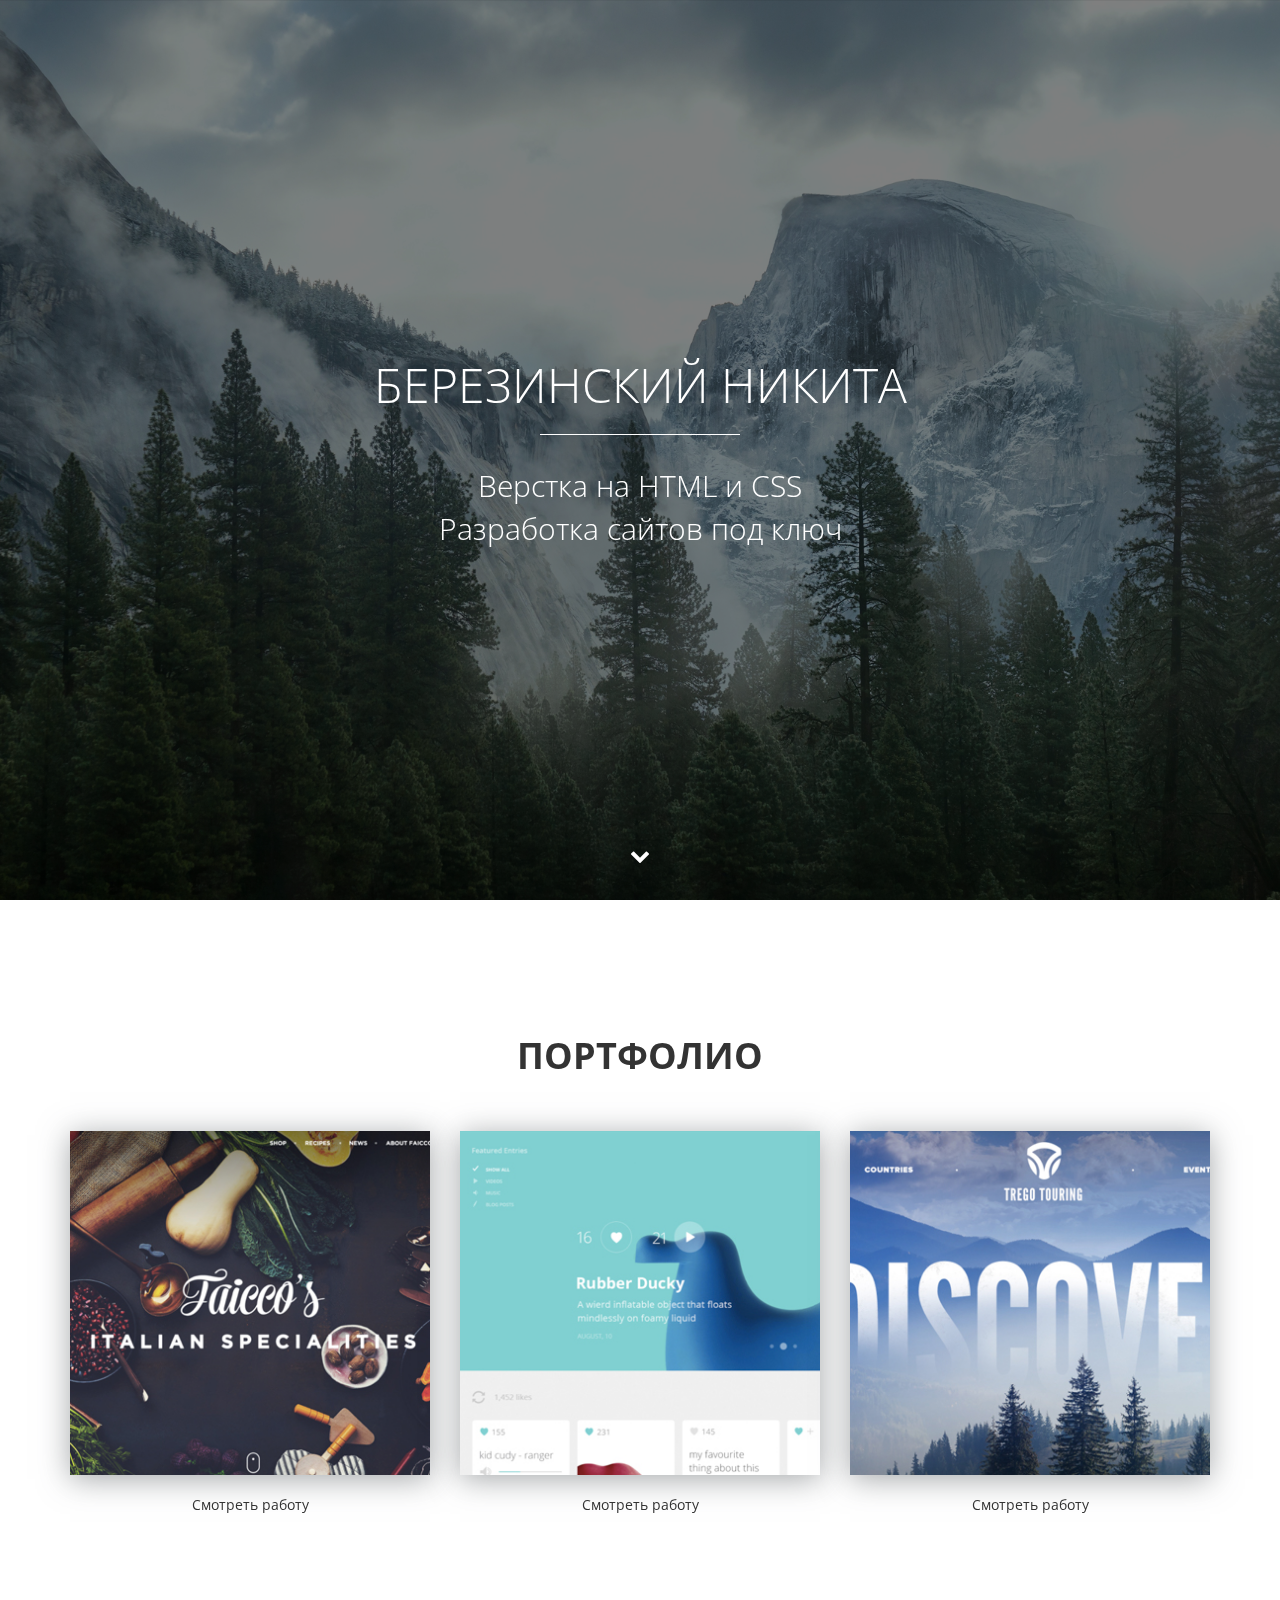
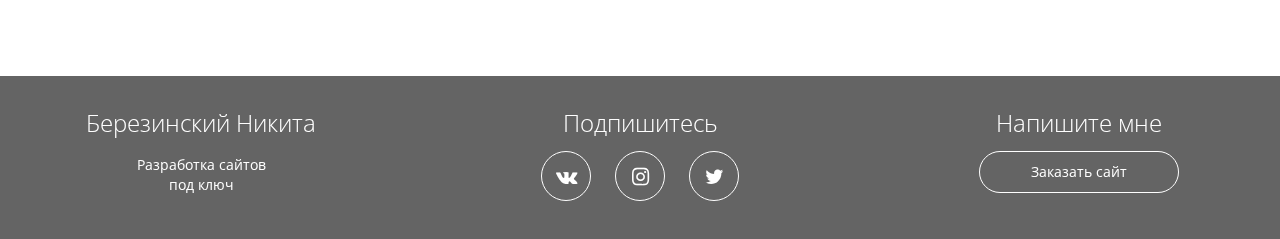
<file: index.html>
<!DOCTYPE html>
<html lang="ru">
  <head>
    <meta charset="utf-8">
    <meta http-equiv="X-UA-Compatible" content="IE=edge">
    <meta name="viewport" content="width=device-width, initial-scale=1">
    <!-- meta для соцсетей -->
    <meta property="og:url" content="">
    <meta property="og:type" content="website">
    <meta property="og:title" content="Березинский Никита - верстка сайтов на HTML и CSS">
    <meta property="og:image" content="">
    <meta property="og:description" content="Закажите разработку сайта без посредников">
    <meta property="og:site_name" content="Портфолио верстальщика">
    <meta property="article:author" content="Березинский Никита">
    <!-- Заголовок сайта -->
    <title>Березинский Никита - Портфолио</title>
    <link href="https://fonts.googleapis.com/css?family=Open+Sans:400,700&amp;subset=cyrillic" rel="stylesheet">
    <link href="css/bootstrap.min.css" rel="stylesheet">
    <link rel="stylesheet" href="css/fontello.css">
    <link rel="stylesheet" href="css/fontello-embedded.css">
    <link href="css/style.css" rel="stylesheet">
    <!-- Фавиконка -->
    <link rel="shortcut icon" type="image/x-icon" href="favicon.ico">
    <!--[if lt IE 9]>
      <script src="https://oss.maxcdn.com/html5shiv/3.7.3/html5shiv.min.js"></script>
      <script src="https://oss.maxcdn.com/respond/1.4.2/respond.min.js"></script>
    <![endif]-->
  </head>
  <body>
			
			<div class="main parallax-window" data-speed="0.2" data-parallax="scroll" data-image-src="img/main-bg.jpg">
			<div class="main-overlay"></div>
				<div class="wrapper">
					<div class="main-header">
						<h1>Березинский Никита </h1>
						<div class="main-line"></div>
						<p>Верстка на HTML и CSS <br>Разработка сайтов под ключ</p>
					</div>
				</div>
				<a class="main-down slowly" href="#portfolio"><i class="icon-down"></i></a>
			</div> 

			<div class="portfolio" id="portfolio">
				<div class="container">
					<h2 class="section-header">Портфолио</h2>
					<div class="row">
						<div class="col-md-4">
							<div class="portfolio-block">
							<img src="img/portfolio/1.jpg" alt="Работа №1">
							<a class="link cd-modal-trigger" data-toggle="modal" data-work='work-1' href="#work">Смотреть работу</a>
							</div>
						</div>
						<div class="col-md-4">
							<div class="portfolio-block">
							<img src="img/portfolio/2.jpg" alt="Работа №2">
							<a class="link cd-modal-trigger" data-toggle="modal" data-work='work-2' href="#work">Смотреть работу</a>
							</div>
						</div>
						<div class="col-md-4">
							<div class="portfolio-block">
							<img src="img/portfolio/3.jpg" alt="Работа №3">
							
							<a class="link cd-modal-trigger" data-toggle="modal" data-work='work-3' href="#work">Смотреть работу</a>
							</div>
						</div>
					</div>
				</div>
			</div>   

			<div class="footer">
				<div class="container">
					<div class="row">
						<div class="col-md-3">
							<strong>Березинский Никита</strong>
							<p>Разработка сайтов <br>под ключ</p>
						</div>
						<div class="col-md-6">
							<strong>Подпишитесь</strong>
							<div class="social-links">
								<a href="https://vk.com/id75660756"><i class="icon-vk"></i></a>
								<a href="#"><i class="icon-instagram"></i></a>
								<a href="#"><i class="icon-twitter"></i></a>
							</div>
						</div>
						<div class="col-md-3">
							<strong>Напишите мне</strong>
							<a href="https://vk.me/id75660756" class="offer-btn">Заказать сайт</a>
						</div>
					</div>
				</div>
			</div>



			<div class="cd-modal">
	<div class="modal-content">
		
		
	</div> <!-- .modal-content -->

	<a href="#0" class="modal-close">Close</a>
</div> <!-- .cd-modal -->

<div class="cd-transition-layer"> 
	<div class="bg-layer"></div>
</div> <!-- .cd-transition-layer -->

			<!-- Всплывающие окна -->
			<div class="modal fade" id="work" role="dialog">
			  <div class="modal-dialog" role="document">
			    <div class="modal-content">
			      <div class="modal-header">
			        <button type="button" class="close" data-dismiss="modal" aria-label="Close"><span aria-hidden="true">&times;</span></button>
			        <h4 class="modal-title">Описание проекта</h4>
			      </div>
			      <div class="modal-body">
			        
			      </div>
			    </div>
			  </div>
			</div>

    <!-- jQuery (necessary for Bootstrap's JavaScript plugins) -->
    <script src="https://ajax.googleapis.com/ajax/libs/jquery/1.12.4/jquery.min.js"></script>
    <script src="js/main.js"></script> 
    <script src="js/parallax.min.js"></script>
    <script>
    	$(function() {
    		var link = $('.cd-modal-trigger');
    		link.on('click', function(event) {
    			var work = $(this).attr('data-work');
    			$('.modal-content').load(work+'.html');
    		});
    	});
    </script>
    <script>
    //навигация - плавный скроллинг к якорю
    $(".slowly").on("click", function(event) {
    	//отмена стандартной обработки нажатия по ссылке
    	event.preventDefault();
    	//забираем идентификатор бока с атрибута href
    	var id = $(this).attr('href'),
    	//узнаем высоту от начала страницы до блока на крирпый ссылается якорь
    	top = $(id).offset().top;
    	//анимируем переход на расстояние - top за 800мс
    	$('body,html').animate({scrollTop: top}, 800);
    });
    </script>
  </body>
</html>
</file>
<file: css/fontello.css>
@font-face {
  font-family: 'fontello';
  src: url('../font/fontello.eot?72624614');
  src: url('../font/fontello.eot?72624614#iefix') format('embedded-opentype'),
       url('../font/fontello.woff2?72624614') format('woff2'),
       url('../font/fontello.woff?72624614') format('woff'),
       url('../font/fontello.ttf?72624614') format('truetype'),
       url('../font/fontello.svg?72624614#fontello') format('svg');
  font-weight: normal;
  font-style: normal;
}
/* Chrome hack: SVG is rendered more smooth in Windozze. 100% magic, uncomment if you need it. */
/* Note, that will break hinting! In other OS-es font will be not as sharp as it could be */
/*
@media screen and (-webkit-min-device-pixel-ratio:0) {
  @font-face {
    font-family: 'fontello';
    src: url('../font/fontello.svg?72624614#fontello') format('svg');
  }
}
*/
 
 [class^="icon-"]:before, [class*=" icon-"]:before {
  font-family: "fontello";
  font-style: normal;
  font-weight: normal;
  speak: none;
 
  display: inline-block;
  text-decoration: inherit;
  width: 1em;
  margin-right: .2em;
  text-align: center;
  /* opacity: .8; */
 
  /* For safety - reset parent styles, that can break glyph codes*/
  font-variant: normal;
  text-transform: none;
 
  /* fix buttons height, for twitter bootstrap */
  line-height: 1em;
 
  /* Animation center compensation - margins should be symmetric */
  /* remove if not needed */
  margin-left: .2em;
 
  /* you can be more comfortable with increased icons size */
  /* font-size: 120%; */
 
  /* Font smoothing. That was taken from TWBS */
  -webkit-font-smoothing: antialiased;
  -moz-osx-font-smoothing: grayscale;
 
  /* Uncomment for 3D effect */
  /* text-shadow: 1px 1px 1px rgba(127, 127, 127, 0.3); */
}
 
.icon-down:before { content: '\e800'; } /* '' */
.icon-twitter:before { content: '\f099'; } /* '' */
.icon-instagram:before { content: '\f16d'; } /* '' */
.icon-vk:before { content: '\f189'; } /* '' */
</file>
<file: css/fontello-embedded.css>
@font-face {
  font-family: 'fontello';
  src: url('../font/fontello.eot?64678948');
  src: url('../font/fontello.eot?64678948#iefix') format('embedded-opentype'),
       url('../font/fontello.svg?64678948#fontello') format('svg');
  font-weight: normal;
  font-style: normal;
}
@font-face {
  font-family: 'fontello';
  src: url('[data-uri]') format('woff'),
       url('[data-uri]') format('truetype');
}
/* Chrome hack: SVG is rendered more smooth in Windozze. 100% magic, uncomment if you need it. */
/* Note, that will break hinting! In other OS-es font will be not as sharp as it could be */
/*
@media screen and (-webkit-min-device-pixel-ratio:0) {
  @font-face {
    font-family: 'fontello';
    src: url('../font/fontello.svg?64678948#fontello') format('svg');
  }
}
*/
 
 [class^="icon-"]:before, [class*=" icon-"]:before {
  font-family: "fontello";
  font-style: normal;
  font-weight: normal;
  speak: none;
 
  display: inline-block;
  text-decoration: inherit;
  width: 1em;
  margin-right: .2em;
  text-align: center;
  /* opacity: .8; */
 
  /* For safety - reset parent styles, that can break glyph codes*/
  font-variant: normal;
  text-transform: none;
     
  /* fix buttons height, for twitter bootstrap */
  line-height: 1em;
 
  /* Animation center compensation - margins should be symmetric */
  /* remove if not needed */
  margin-left: .2em;
 
  /* you can be more comfortable with increased icons size */
  /* font-size: 120%; */
 
  /* Uncomment for 3D effect */
  /* text-shadow: 1px 1px 1px rgba(127, 127, 127, 0.3); */
}
.icon-down:before { content: '\e800'; } /* '' */
.icon-twitter:before { content: '\f099'; } /* '' */
.icon-instagram:before { content: '\f16d'; } /* '' */
.icon-vk:before { content: '\f189'; } /* '' */
</file>
<file: css/style.css>
body{
	font-family: 'Open Sans', sans-serif;
}
html{
	font-size: 10px;
}
a:focus {
	outline: none;
	text-decoration:none;
}
.wrapper{
display:table-cell;
vertical-align:middle;
}
.main{
	position: relative;
	width: 100%;
	display: table;
	text-align: center;
	color: #fff;
	height: 100vh;
	/* background: #000 url(../img/main-bg.jpg) center center no-repeat;*/
}

.main-overlay{
	position: absolute;
	width: 100%;
	height: 100%;
	background-color: rgba(0,0,0,0.5);
	z-index: 1;
}

.main h1{
	
	margin-bottom: 1.4rem;
	font-weight: 300;
	text-transform: uppercase;
	font-size: 4.8rem;
}
.main p{
	font-size: 3rem;
	font-weight: 300;
}
.main-header{
	position: relative;
	z-index: 2;
}

.main-line{
	width: 200px;
	height: 1px;
	background-color: #fff;
	margin: 0 auto;
}
.main-down{
	position: absolute;
	bottom: 2rem;
	color: #fff;
	z-index: 4;
	display: inline-block;
	font-size: 2rem;
	width: 50px;
	height: 50px;
	border-radius: 50%;
	border: 1px solid transparent;
	line-height: 50px;
	left: 50%;
	margin-left: -25px;
	transition: 0.2s;
}

.main-down:hover{
	color: #fff;
	border-color: #fff;
}

/*Секция с портфолио */
.portfolio{
	padding: 10rem 0px;
	text-align: center;
}

.section-header{
	text-transform: uppercase;
	font-size: 800px;
	font-size: 3.6rem;
	text-align: center;
	margin-bottom: 5rem;
}

.portfolio img{
	width: 100%;
	max-width: 360px;
	box-shadow: 0px 4px	29px 0px rgba(87, 92, 97, 0.54);
}

.portfolio a{
	display: block;
	margin: 2rem auto 6rem;
	color: #333;
	width:17rem;
	border-bottom: 1px solid transparent;
}
.portfolio a:hover{
	text-decoration: none;
	border-bottom: 1px dotted #333;
}

/*Секция подвал*/
.footer{
	background-color: #646464;
	color: #fff;
	text-align: center;
	padding: 3rem 0px;
}

.footer strong{
	font-weight: 300;
	font-size: 2.4rem;
}

.social-links{
	margin-top: 1rem;
}
.social-links a{
	width: 50px;
	height: 50px;
	line-height: 50px;
	display: inline-block;
	color: #fff;
	border:solid 1px #fff;
	border-radius: 50%;
	margin-left: 1rem;
	margin-right: 1rem;
	font-size: 2rem;
	transition: 0,2s;
}

.social-links a:hover{
background-color: #fff;
color:#646464;
}

.offer-btn{
	display: block;
	width: 100%;
	max-width: 200px;
	margin:1rem auto;
	border: 1px solid #fff;
	padding-top: 1rem;
	padding-bottom: 1rem;
	color: #fff;
	border-radius: 100px;
	transition: 0,2s;
	text-decoration: none;
}

.offer-btn:hover {
	background-color: #fff;
	color: #646464;
}


.modal-content h4{
	font-size: 2.5rem;
	font-weight: 300;
}

.modal-content p{
	font-size: 300;
	padding: 0;
}

.close{
	background-color: transparent;
	border:none;
	font-size: 2.5rem;
	position: absolute;
	right: 2rem;
	top: 1rem;
}

.modal-btn{
	display: inline-block;
	color: #fff;
	border: 1px solid #fff;
	padding: 10px 20px;
	border-radius: 5px;
	position: relative;
	z-index: 9;
}

.modal-btn:hover{
	background-color: #fff;
	color: #fff;
	text-decoration: none;
}

@media (min-width: 0px) and (max-width: 767px){
	html {
		font-size: 7px;
	}
	.footer strong{
		margin: 3rem 0 2rem;
		display: inline-block;
	}
	.social-links a{
		font-size: 1.5rem;
	}
}

@media (min-width: 768px) and (max-width: 991px){
	.footer strong{
		margin: 3rem 0 2rem;
		display: inline-block;
	}
}

/*Оформление модального окна */
/* -------------------------------- 

Main Content

-------------------------------- */
.cd-main-content {
  position: relative;
  z-index: 1;
  width: 100%;
  height: 100vh;
  /* vertically align its content */
  display: table;
  background-color: #e4dcca;
}
.cd-main-content .center {
  /* vertically align inside parent element */
  display: table-cell;
  vertical-align: middle;
  text-align: center;
}

/* -------------------------------- 

Modal window 

-------------------------------- */
.cd-modal {
  position: fixed;
  top: 0;
  left: 0;
  z-index: 3;
  height: 100%;
  width: 100%;
  overflow: hidden;
  background-size: cover;
  opacity: 0;
  visibility: hidden;
  -webkit-transition: opacity 0.3s 0s, visibility 0s 0.3s;
  -moz-transition: opacity 0.3s 0s, visibility 0s 0.3s;
  transition: opacity 0.3s 0s, visibility 0s 0.3s;
}
.modal-content {
	background: #402f44 url(../img/modal-bg.jpg) no-repeat center center;
}
.cd-modal .modal-content {
  height: 100%;
  overflow-y: auto;
  padding: 3em 5%;
  color: #e4dcca;
  -webkit-font-smoothing: antialiased;
  -moz-osx-font-smoothing: grayscale;
}
.cd-modal h1 {
  text-align: center;
}
.cd-modal h1::after {
  /* ink/brush separation */
  content: '';
  display: block;
  width: 130px;
  height: 18px;
  background: url(../img/ink-separation.svg) no-repeat center center;
  margin: .2em auto 0;
}
.cd-modal p {
  line-height: 1.6;
  max-width: 800px;
}
.cd-modal .modal-close {
  /* 'X' icon */
  position: absolute;
  z-index: 1;
  top: 20px;
  right: 5%;
  height: 45px;
  width: 45px;
  border-radius: 50%;
  background: rgba(0, 0, 0, 0.3) url(../img/cd-icon-close.svg) no-repeat center center;
  /* image replacement */
  overflow: hidden;
  text-indent: 100%;
  white-space: nowrap;
  visibility: hidden;
  opacity: 0;
  -webkit-transform: scale(0);
  -moz-transform: scale(0);
  -ms-transform: scale(0);
  -o-transform: scale(0);
  transform: scale(0);
  -webkit-transition: -webkit-transform 0.3s 0s, visibility 0s 0.3s, opacity 0.3s 0s;
  -moz-transition: -moz-transform 0.3s 0s, visibility 0s 0.3s, opacity 0.3s 0s;
  transition: transform 0.3s 0s, visibility 0s 0.3s, opacity 0.3s 0s;
}
.no-touch .cd-modal .modal-close:hover {
  background-color: rgba(0, 0, 0, 0.5);
}
.cd-modal.visible {
  opacity: 1;
  visibility: visible;
  -webkit-transition: opacity 0.7s, visibility 0s;
  -moz-transition: opacity 0.7s, visibility 0s;
  transition: opacity 0.7s, visibility 0s;
}
.cd-modal.visible .modal-content {
  /* this fixes the buggy scrolling on webkit browsers - mobile devices only - when overflow property is applied */
  -webkit-overflow-scrolling: touch;
}
.cd-modal.visible .modal-close {
  visibility: visible;
  opacity: 1;
  -webkit-transition: -webkit-transform 0.3s 0s, visibility 0s 0s, opacity 0.3s 0s;
  -moz-transition: -moz-transform 0.3s 0s, visibility 0s 0s, opacity 0.3s 0s;
  transition: transform 0.3s 0s, visibility 0s 0s, opacity 0.3s 0s;
  -webkit-transform: scale(1);
  -moz-transform: scale(1);
  -ms-transform: scale(1);
  -o-transform: scale(1);
  transform: scale(1);
}
@media only screen and (min-width: 1100px) {
  .cd-modal .modal-content {
    padding: 6em 5%;
  }
  .cd-modal .modal-close {
    height: 60px;
    width: 60px;
  }
  .cd-modal p {
    font-size: 2rem;
  }
}

/* -------------------------------- 

Transition Layer 

-------------------------------- */
.cd-transition-layer {
  position: fixed;
  top: 0;
  left: 0;
  z-index: 2;
  height: 100%;
  width: 100%;
  opacity: 0;
  visibility: hidden;
  overflow: hidden;
}
.cd-transition-layer .bg-layer {
  position: absolute;
  left: 50%;
  top: 50%;
  -webkit-transform: translateY(-50%) translateX(-2%);
  -moz-transform: translateY(-50%) translateX(-2%);
  -ms-transform: translateY(-50%) translateX(-2%);
  -o-transform: translateY(-50%) translateX(-2%);
  transform: translateY(-50%) translateX(-2%);
  /* its dimentions will be overwritten using jQuery to proportionally fit the viewport */
  height: 100%;
  /* our sprite is composed of 25 frames */
  width: 2500%;
  background: url(../img/ink.png) no-repeat 0 0;
  background-size: 100% 100%;
}
.cd-transition-layer.visible {
  opacity: 1;
  visibility: visible;
}
.cd-transition-layer.opening .bg-layer {
  -webkit-animation: cd-sequence 0.8s steps(24);
  -moz-animation: cd-sequence 0.8s steps(24);
  animation: cd-sequence 0.8s steps(24);
  -webkit-animation-fill-mode: forwards;
  -moz-animation-fill-mode: forwards;
  animation-fill-mode: forwards;
}
.cd-transition-layer.closing .bg-layer {
  -webkit-animation: cd-sequence-reverse 0.8s steps(24);
  -moz-animation: cd-sequence-reverse 0.8s steps(24);
  animation: cd-sequence-reverse 0.8s steps(24);
  -webkit-animation-fill-mode: forwards;
  -moz-animation-fill-mode: forwards;
  animation-fill-mode: forwards;
}
.no-cssanimations .cd-transition-layer {
  display: none;
}

@-webkit-keyframes cd-sequence {
  0% {
    /* translateX(-2%) is used to horizontally center the first frame inside the viewport */
    -webkit-transform: translateY(-50%) translateX(-2%);
  }
  100% {
    /* translateX(-98%) (2% + 96) is used to horizontally center the last frame inside the viewport  */
    -webkit-transform: translateY(-50%) translateX(-98%);
  }
}
@-moz-keyframes cd-sequence {
  0% {
    /* translateX(-2%) is used to horizontally center the first frame inside the viewport */
    -moz-transform: translateY(-50%) translateX(-2%);
  }
  100% {
    /* translateX(-98%) (2% + 96) is used to horizontally center the last frame inside the viewport  */
    -moz-transform: translateY(-50%) translateX(-98%);
  }
}
@keyframes cd-sequence {
  0% {
    /* translateX(-2%) is used to horizontally center the first frame inside the viewport */
    -webkit-transform: translateY(-50%) translateX(-2%);
    -moz-transform: translateY(-50%) translateX(-2%);
    -ms-transform: translateY(-50%) translateX(-2%);
    -o-transform: translateY(-50%) translateX(-2%);
    transform: translateY(-50%) translateX(-2%);
  }
  100% {
    /* translateX(-98%) (2% + 96) is used to horizontally center the last frame inside the viewport  */
    -webkit-transform: translateY(-50%) translateX(-98%);
    -moz-transform: translateY(-50%) translateX(-98%);
    -ms-transform: translateY(-50%) translateX(-98%);
    -o-transform: translateY(-50%) translateX(-98%);
    transform: translateY(-50%) translateX(-98%);
  }
}
@-webkit-keyframes cd-sequence-reverse {
  0% {
    -webkit-transform: translateY(-50%) translateX(-98%);
  }
  100% {
    -webkit-transform: translateY(-50%) translateX(-2%);
  }
}
@-moz-keyframes cd-sequence-reverse {
  0% {
    -moz-transform: translateY(-50%) translateX(-98%);
  }
  100% {
    -moz-transform: translateY(-50%) translateX(-2%);
  }
}
@keyframes cd-sequence-reverse {
  0% {
    -webkit-transform: translateY(-50%) translateX(-98%);
    -moz-transform: translateY(-50%) translateX(-98%);
    -ms-transform: translateY(-50%) translateX(-98%);
    -o-transform: translateY(-50%) translateX(-98%);
    transform: translateY(-50%) translateX(-98%);
  }
  100% {
    -webkit-transform: translateY(-50%) translateX(-2%);
    -moz-transform: translateY(-50%) translateX(-2%);
    -ms-transform: translateY(-50%) translateX(-2%);
    -o-transform: translateY(-50%) translateX(-2%);
    transform: translateY(-50%) translateX(-2%);
  }
}
</file>
